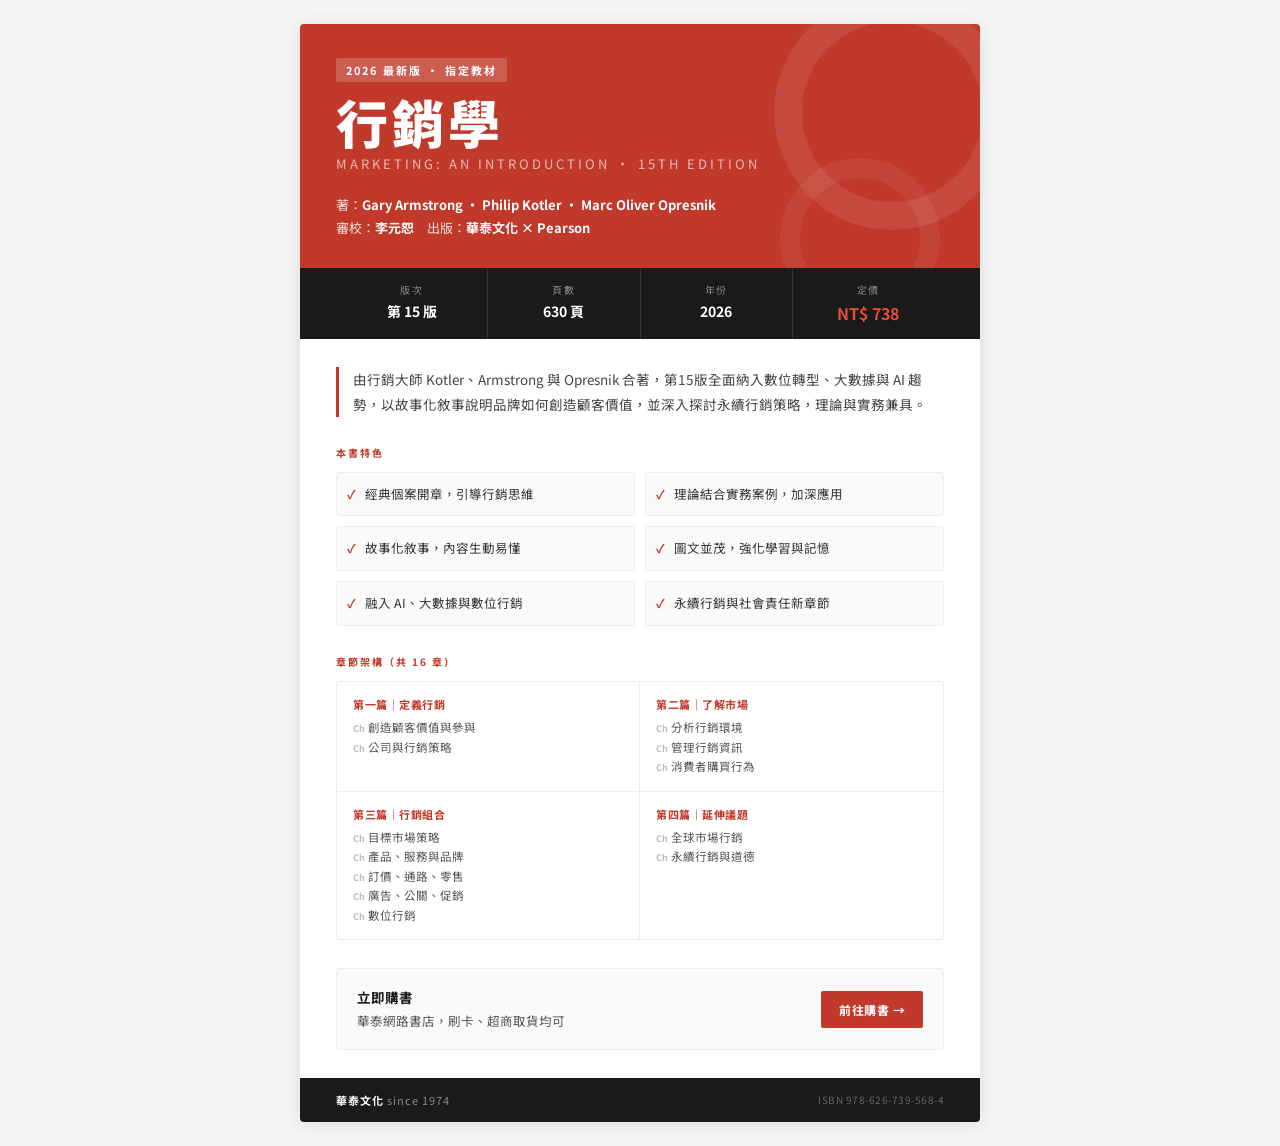
<file: index.html>
<!DOCTYPE html>
<html lang="zh-TW">
<head>
<meta charset="UTF-8">
<meta name="viewport" content="width=device-width, initial-scale=1.0">
<title>行銷學 15版 教材介紹</title>
<style>
  @import url('https://fonts.googleapis.com/css2?family=Noto+Sans+TC:wght@400;500;700;900&display=swap');

  * { margin: 0; padding: 0; box-sizing: border-box; }

  body {
    font-family: 'Noto Sans TC', sans-serif;
    background: #f5f5f5;
    color: #1a1a1a;
    min-height: 100vh;
    display: flex;
    justify-content: center;
    align-items: flex-start;
    padding: 24px 16px;
  }

  .page {
    width: 100%;
    max-width: 680px;
    background: #fff;
    border-radius: 4px;
    overflow: hidden;
    box-shadow: 0 2px 20px rgba(0,0,0,0.10);
  }

  /* HEADER */
  .header {
    background: #c0392b;
    padding: 32px 36px 28px;
    position: relative;
    overflow: hidden;
  }
  .header::after {
    content: '';
    position: absolute;
    right: -30px;
    top: -30px;
    width: 180px;
    height: 180px;
    border: 28px solid rgba(255,255,255,0.08);
    border-radius: 50%;
  }
  .header::before {
    content: '';
    position: absolute;
    right: 40px;
    bottom: -50px;
    width: 120px;
    height: 120px;
    border: 20px solid rgba(255,255,255,0.06);
    border-radius: 50%;
  }

  .badge {
    display: inline-block;
    background: rgba(255,255,255,0.18);
    color: #fff;
    font-size: 11px;
    font-weight: 700;
    letter-spacing: 2px;
    padding: 4px 10px;
    border-radius: 2px;
    margin-bottom: 14px;
    text-transform: uppercase;
  }

  .title-zh {
    font-size: 52px;
    font-weight: 900;
    color: #fff;
    line-height: 1;
    letter-spacing: 4px;
    margin-bottom: 6px;
  }

  .title-en {
    font-size: 13px;
    color: rgba(255,255,255,0.65);
    letter-spacing: 3px;
    font-weight: 400;
    text-transform: uppercase;
    margin-bottom: 20px;
  }

  .authors {
    font-size: 13px;
    color: rgba(255,255,255,0.85);
    font-weight: 400;
    line-height: 1.8;
  }
  .authors strong {
    color: #fff;
    font-weight: 700;
  }

  /* META BAR */
  .meta-bar {
    background: #1a1a1a;
    display: flex;
    padding: 0 36px;
  }
  .meta-item {
    flex: 1;
    padding: 14px 0;
    text-align: center;
    border-right: 1px solid #333;
  }
  .meta-item:last-child { border-right: none; }
  .meta-label {
    font-size: 10px;
    color: #888;
    letter-spacing: 1.5px;
    text-transform: uppercase;
    margin-bottom: 4px;
  }
  .meta-value {
    font-size: 14px;
    font-weight: 700;
    color: #fff;
  }
  .meta-value.price {
    color: #e74c3c;
    font-size: 16px;
  }

  /* BODY */
  .body {
    padding: 28px 36px;
  }

  /* INTRO */
  .intro {
    font-size: 13.5px;
    color: #444;
    line-height: 1.85;
    border-left: 3px solid #c0392b;
    padding-left: 14px;
    margin-bottom: 28px;
  }

  /* FEATURES */
  .section-label {
    font-size: 10px;
    font-weight: 700;
    letter-spacing: 2px;
    color: #c0392b;
    text-transform: uppercase;
    margin-bottom: 12px;
  }

  .features {
    display: grid;
    grid-template-columns: 1fr 1fr;
    gap: 10px;
    margin-bottom: 28px;
  }
  .feature-item {
    background: #fafafa;
    border: 1px solid #eee;
    border-radius: 3px;
    padding: 12px 14px;
    font-size: 12.5px;
    color: #333;
    line-height: 1.5;
    position: relative;
    padding-left: 28px;
  }
  .feature-item::before {
    content: '✓';
    position: absolute;
    left: 10px;
    top: 12px;
    color: #c0392b;
    font-weight: 700;
    font-size: 12px;
  }

  /* CHAPTERS */
  .chapters {
    margin-bottom: 28px;
  }
  .chapter-grid {
    display: grid;
    grid-template-columns: 1fr 1fr;
    gap: 0;
    border: 1px solid #eee;
    border-radius: 3px;
    overflow: hidden;
  }
  .chapter-part {
    padding: 14px 16px;
    border-right: 1px solid #eee;
    border-bottom: 1px solid #eee;
  }
  .chapter-part:nth-child(even) { border-right: none; }
  .chapter-part:nth-last-child(-n+2) { border-bottom: none; }
  .part-title {
    font-size: 11px;
    font-weight: 700;
    color: #c0392b;
    margin-bottom: 6px;
    letter-spacing: 0.5px;
  }
  .chapter-list {
    list-style: none;
    font-size: 11.5px;
    color: #555;
    line-height: 1.7;
  }
  .chapter-list li::before {
    content: 'Ch';
    font-size: 9px;
    color: #bbb;
    font-weight: 700;
    margin-right: 3px;
  }

  /* CTA */
  .cta {
    background: #fafafa;
    border: 1px solid #eee;
    border-radius: 3px;
    padding: 18px 20px;
    display: flex;
    align-items: center;
    justify-content: space-between;
    gap: 16px;
  }
  .cta-text {
    font-size: 12.5px;
    color: #555;
    line-height: 1.6;
  }
  .cta-text strong {
    display: block;
    font-size: 13.5px;
    color: #1a1a1a;
    margin-bottom: 2px;
  }
  .cta-btn {
    background: #c0392b;
    color: #fff;
    font-size: 12px;
    font-weight: 700;
    padding: 10px 18px;
    border-radius: 2px;
    text-decoration: none;
    white-space: nowrap;
    letter-spacing: 0.5px;
    flex-shrink: 0;
  }

  /* FOOTER */
  .footer {
    background: #1a1a1a;
    padding: 14px 36px;
    display: flex;
    align-items: center;
    justify-content: space-between;
  }
  .footer-brand {
    font-size: 11px;
    color: #888;
    letter-spacing: 1px;
  }
  .footer-brand span {
    color: #fff;
    font-weight: 700;
  }
  .footer-isbn {
    font-size: 10px;
    color: #666;
    letter-spacing: 0.5px;
  }
</style>
</head>
<body>
<div class="page">

  <!-- HEADER -->
  <div class="header">
    <div class="badge">2026 最新版 · 指定教材</div>
    <div class="title-zh">行銷學</div>
    <div class="title-en">Marketing: An Introduction · 15th Edition</div>
    <div class="authors">
      著：<strong>Gary Armstrong · Philip Kotler · Marc Oliver Opresnik</strong><br>
      審校：<strong>李元恕</strong>　出版：<strong>華泰文化 × Pearson</strong>
    </div>
  </div>

  <!-- META BAR -->
  <div class="meta-bar">
    <div class="meta-item">
      <div class="meta-label">版次</div>
      <div class="meta-value">第 15 版</div>
    </div>
    <div class="meta-item">
      <div class="meta-label">頁數</div>
      <div class="meta-value">630 頁</div>
    </div>
    <div class="meta-item">
      <div class="meta-label">年份</div>
      <div class="meta-value">2026</div>
    </div>
    <div class="meta-item">
      <div class="meta-label">定價</div>
      <div class="meta-value price">NT$ 738</div>
    </div>
  </div>

  <!-- BODY -->
  <div class="body">

    <!-- INTRO -->
    <div class="intro">
      由行銷大師 Kotler、Armstrong 與 Opresnik 合著，第15版全面納入數位轉型、大數據與 AI 趨勢，以故事化敘事說明品牌如何創造顧客價值，並深入探討永續行銷策略，理論與實務兼具。
    </div>

    <!-- FEATURES -->
    <div class="section-label">本書特色</div>
    <div class="features">
      <div class="feature-item">經典個案開章，引導行銷思維</div>
      <div class="feature-item">理論結合實務案例，加深應用</div>
      <div class="feature-item">故事化敘事，內容生動易懂</div>
      <div class="feature-item">圖文並茂，強化學習與記憶</div>
      <div class="feature-item">融入 AI、大數據與數位行銷</div>
      <div class="feature-item">永續行銷與社會責任新章節</div>
    </div>

    <!-- CHAPTERS -->
    <div class="chapters">
      <div class="section-label">章節架構（共 16 章）</div>
      <div class="chapter-grid">
        <div class="chapter-part">
          <div class="part-title">第一篇｜定義行銷</div>
          <ul class="chapter-list">
            <li>創造顧客價值與參與</li>
            <li>公司與行銷策略</li>
          </ul>
        </div>
        <div class="chapter-part">
          <div class="part-title">第二篇｜了解市場</div>
          <ul class="chapter-list">
            <li>分析行銷環境</li>
            <li>管理行銷資訊</li>
            <li>消費者購買行為</li>
          </ul>
        </div>
        <div class="chapter-part">
          <div class="part-title">第三篇｜行銷組合</div>
          <ul class="chapter-list">
            <li>目標市場策略</li>
            <li>產品、服務與品牌</li>
            <li>訂價、通路、零售</li>
            <li>廣告、公關、促銷</li>
            <li>數位行銷</li>
          </ul>
        </div>
        <div class="chapter-part">
          <div class="part-title">第四篇｜延伸議題</div>
          <ul class="chapter-list">
            <li>全球市場行銷</li>
            <li>永續行銷與道德</li>
          </ul>
        </div>
      </div>
    </div>

    <!-- CTA -->
    <div class="cta">
      <div class="cta-text">
        <strong>立即購書</strong>
        華泰網路書店，刷卡、超商取貨均可
      </div>
      <a class="cta-btn" href="https://eshop.hwatai.com.tw/SalePage/Index/11554013" target="_blank">前往購書 →</a>
    </div>

  </div>

  <!-- FOOTER -->
  <div class="footer">
    <div class="footer-brand"><span>華泰文化</span>  since 1974</div>
    <div class="footer-isbn">ISBN 978-626-739-568-4</div>
  </div>

</div>
</body>
</html>
</file>
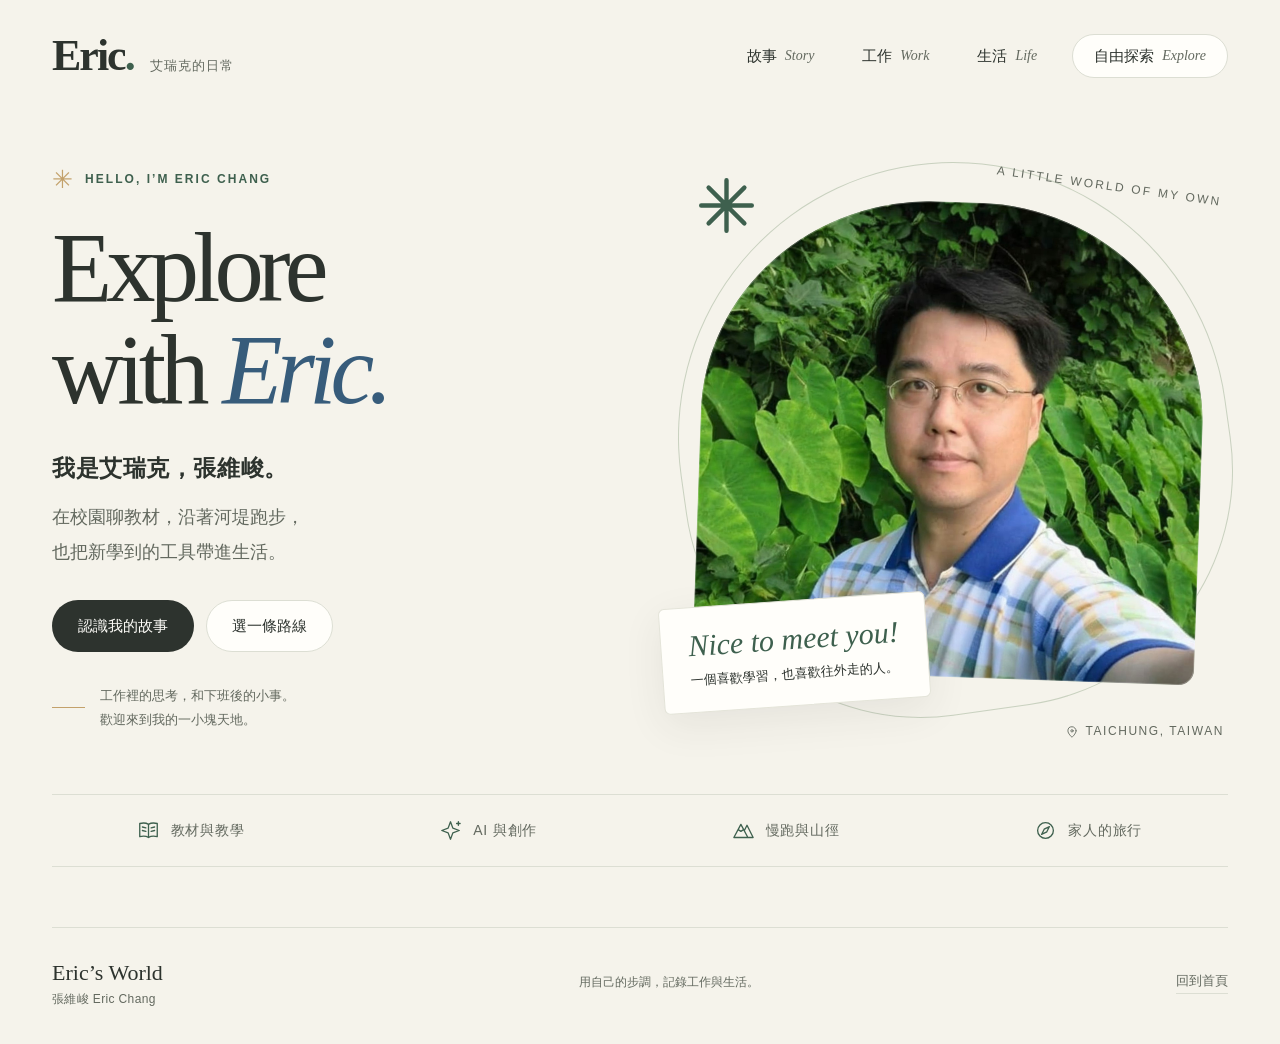
<file: explore-with-eric/index.html>
<!doctype html>
<html lang="zh-Hant-TW">
<head>
  <meta charset="utf-8">
  <meta name="viewport" content="width=device-width, initial-scale=1">
  <meta name="theme-color" content="#f5f3eb">
  <meta name="description" content="我是艾瑞克，張維峻。從大學教材與數位教學，到慢跑、登山與家庭旅行，歡迎走進我的日常。">
  <meta property="og:title" content="Eric’s World｜艾瑞克的日常">
  <meta property="og:description" content="在校園聊教材，沿著河堤跑步，也把新學到的工具帶進生活。">
  <meta property="og:type" content="website">
  <meta property="og:url" content="https://ericchang715.github.io/marketing/explore-with-eric/">
  <link rel="canonical" href="https://ericchang715.github.io/marketing/explore-with-eric/">
  <meta property="og:image" content="https://ericchang715.github.io/marketing/explore-with-eric/assets/eric-portrait.jpg">
  <title>Eric’s World｜艾瑞克的日常</title>
  <link rel="icon" href="assets/favicon.svg" type="image/svg+xml">
  <link rel="preload" href="assets/eric-portrait.jpg" as="image">
  <link rel="stylesheet" href="style.css">
  <script src="app.js" defer></script>
</head>
<body>
  <a class="skip-link" href="#main">跳至主要內容</a>
  <header class="site-header wrap">
    <a class="brand" href="#welcome" aria-label="Eric’s World 首頁">Eric<span>.</span><span class="brand-caption">艾瑞克的日常</span></a>
    <nav class="main-nav" aria-label="主要導覽">
      <a href="#story" data-nav="story">故事<span>Story</span></a>
      <a href="#work" data-nav="work">工作<span>Work</span></a>
      <a href="#life" data-nav="life">生活<span>Life</span></a>
      <a class="nav-explore" href="#explore" data-nav="explore">自由探索<span>Explore</span></a>
    </nav>
  </header>

  <main id="main" class="wrap" tabindex="-1">
    <section class="page welcome-page" id="welcome" aria-labelledby="welcome-title">
      <div class="welcome-grid">
        <div class="welcome-copy">
          <p class="eyebrow"><span class="tiny-sun" aria-hidden="true">✳︎</span> HELLO, I’M ERIC CHANG</p>
          <h1 id="welcome-title">Explore<br>with <em>Eric.</em></h1>
          <p class="hero-name">我是艾瑞克，張維峻。</p>
          <p class="hero-description">在校園聊教材，沿著河堤跑步，<br class="desktop-break">也把新學到的工具帶進生活。</p>
          <div class="actions">
            <a class="button button-dark" href="#story">認識我的故事</a>
            <a class="button button-light" href="#explore">選一條路線</a>
          </div>
          <div class="hero-note"><span class="note-line" aria-hidden="true"></span><p>工作裡的思考，和下班後的小事。<br>歡迎來到我的一小塊天地。</p></div>
        </div>
        <div class="portrait-world">
          <span class="orbit-label" aria-hidden="true">A LITTLE WORLD OF MY OWN</span>
          <div class="portrait-halo" aria-hidden="true"></div>
          <figure class="portrait-frame">
            <img src="assets/eric-portrait.jpg" alt="艾瑞克戴著眼鏡，穿著藍領格紋上衣，站在綠葉前的原始照片" width="1536" height="1536" fetchpriority="high">
          </figure>
          <div class="portrait-stamp" aria-hidden="true"><svg viewBox="0 0 100 100"><path d="M50 4v92M4 50h92M17.5 17.5l65 65M17.5 82.5l65-65"/></svg></div>
          <div class="hello-card"><span class="hello-script" lang="en">Nice to meet you!</span><p>一個喜歡學習，也喜歡往外走的人。</p></div>
          <div class="photo-location"><svg viewBox="0 0 24 24" aria-hidden="true"><path d="M19 10c0 5-7 11-7 11S5 15 5 10a7 7 0 1 1 14 0Z"/><circle cx="12" cy="10" r="2"/></svg> TAICHUNG, TAIWAN</div>
        </div>
      </div>
      <div class="interest-strip" aria-label="我的關注主題">
        <span><svg><use href="assets/icons.svg#book"/></svg>教材與教學</span>
        <span><svg><use href="assets/icons.svg#spark"/></svg>AI 與創作</span>
        <span><svg><use href="assets/icons.svg#mountain"/></svg>慢跑與山徑</span>
        <span><svg><use href="assets/icons.svg#compass"/></svg>家人的旅行</span>
      </div>
    </section>

    <section class="page" id="story" aria-labelledby="story-title" hidden>
      <div class="page-top"><a class="text-link" href="#welcome">回到首頁</a><span class="small-label">A FEW THINGS ABOUT ME</span></div>
      <header class="section-heading centered"><p class="eyebrow">MY STORY</p><h1 id="story-title">The story of <em>Eric.</em></h1><p>從工作的教室出發，也走向河堤與山徑。</p></header>
      <div class="story-tabs" role="tablist" aria-label="我的故事章節">
        <button role="tab" id="tab-about" aria-controls="scene-about" aria-selected="true" tabindex="0" data-story="0"><span class="tab-icon"><svg><use href="assets/icons.svg#smile"/></svg></span><span>認識艾瑞克<small>Hello, I’m Eric</small></span></button>
        <button role="tab" id="tab-campus" aria-controls="scene-campus" aria-selected="false" tabindex="-1" data-story="1"><span class="tab-icon"><svg><use href="assets/icons.svg#book"/></svg></span><span>校園裡的工作<small>Around the campus</small></span></button>
        <button role="tab" id="tab-outdoors" aria-controls="scene-outdoors" aria-selected="false" tabindex="-1" data-story="2"><span class="tab-icon"><svg><use href="assets/icons.svg#mountain"/></svg></span><span>下班後的日常<small>Out in the open</small></span></button>
        <button role="tab" id="tab-learning" aria-controls="scene-learning" aria-selected="false" tabindex="-1" data-story="3"><span class="tab-icon"><svg><use href="assets/icons.svg#spark"/></svg></span><span>繼續學一點<small>Keep being curious</small></span></button>
      </div>
      <div class="story-meter" role="progressbar" aria-label="故事閱讀進度" aria-valuemin="1" aria-valuemax="4" aria-valuenow="1"><span></span></div>
      <div class="story-board">
        <figure class="story-portrait"><img src="assets/eric-portrait.jpg" alt="綠葉背景前的艾瑞克" width="1536" height="1536"><figcaption>張維峻 <span>Eric Chang</span></figcaption></figure>
        <div class="story-paper">
          <article role="tabpanel" id="scene-about" aria-labelledby="tab-about" class="story-scene"><p class="eyebrow">HELLO, I’M ERIC</p><h2>你好，我是艾瑞克。</h2><p class="scene-lead">住在台中，從事大學教科書與數位教學推廣。</p><p>我的工作常從老師的一個問題開始：這門課適合什麼教材？數位工具如何帶進課堂？</p><p>工作之外，我會跑步與爬山，嘗試 AI 工具，也記錄生活。這個網站把這幾個面向放在一起，讓你用自己的步調認識我。</p></article>
          <article role="tabpanel" id="scene-campus" aria-labelledby="tab-campus" class="story-scene" hidden><p class="eyebrow">AROUND THE CAMPUS</p><h2>一門課，從一本書聊起。</h2><p class="scene-lead">我的工作，圍繞老師的課程與學生的學習。</p><p>走訪校園，介紹商管教材，安排樣書與教材採用，也陪老師了解數位教學平台。</p><p>一本書的章節安排，一份能說明課程需求的資料，或一次平台示範，都是我和老師溝通的起點。</p></article>
          <article role="tabpanel" id="scene-outdoors" aria-labelledby="tab-outdoors" class="story-scene" hidden><p class="eyebrow">OUT IN THE OPEN</p><h2>把一點時間，留給戶外。</h2><p class="scene-lead">河堤的夜跑，大坑的山徑，都是我的生活路線。</p><p>跑步時，我也會聽 Podcast。爬山則讓我把視線從螢幕移開，看看眼前的路與遠處的山。</p><p>家人的旅行也在規劃清單裡。從走過的東京與大阪，到還想去的地方，我想把旅途留給大家一起參與。</p></article>
          <article role="tabpanel" id="scene-learning" aria-labelledby="tab-learning" class="story-scene" hidden><p class="eyebrow">KEEP BEING CURIOUS</p><h2>有了想法，就動手試試。</h2><p class="scene-lead">英文練習，AI 創作，還有自己做的網頁。</p><p>我以 CEFR B2 為英文學習目標，練習字彙與完形填空，也把題目整理成自己的學習工作台。</p><p>AI 則用在教材介紹、簡報與資訊圖的製作。遇到感興趣的做法，我會拿手上的工作試一遍，再檢查結果是否合用。</p></article>
          <div class="story-controls"><span id="story-count" aria-live="polite">關於我 · 1 / 4</span><div><button class="round-button" id="story-prev" aria-label="上一段故事" disabled><svg><use href="assets/icons.svg#chevron-left"/></svg></button><button class="round-button" id="story-next" aria-label="下一段故事"><svg><use href="assets/icons.svg#chevron-right"/></svg></button></div></div>
        </div>
      </div>
      <div class="section-end"><p>想從工作或生活開始認識我？</p><a class="button button-dark" href="#explore">選擇探索路線</a></div>
    </section>

    <section class="page" id="work" aria-labelledby="work-title" hidden>
      <div class="page-top"><a class="text-link" href="#explore">回到探索路線</a><span class="small-label">THE WORK SIDE OF ME</span></div>
      <div class="inner-hero work-hero"><div><p class="eyebrow">WORK & LEARNING</p><h1 id="work-title">Ideas for<br>the <em>classroom.</em></h1><p class="inner-lead">從教材到數位教學，<br>把資訊整理成課堂能用的選擇。</p></div><div class="book-art" aria-hidden="true"><div class="book-back"></div><div class="book-front"><svg><use href="assets/icons.svg#book"/></svg><span>TEACH.<br>LEARN.<br>EXPLORE.</span><small>Notes from the campus</small></div><span class="book-circle">把課程放在心上</span><span class="book-star">✳︎</span></div></div>
      <nav class="section-nav" aria-label="工作頁章節"><a href="#work-focus">工作重點</a><a href="#work-projects">數位作品</a><a href="#work-method">我的做法</a></nav>
      <section class="content-section" id="work-focus"><div class="section-title"><div><p class="eyebrow">WHAT I DO</p><h2>在校園裡，<br>把需求聊清楚。</h2></div><p>我從事大學教科書與數位教學推廣，服務範圍包含新竹、台中、彰化與南投。</p></div><div class="focus-list"><article><svg><use href="assets/icons.svg#book"/></svg><div><h3>教材與課程</h3><p>介紹商管領域教科書，整理章節特色與教材資訊，協助教師評估課程採用。</p></div><span>TEXTBOOKS</span></article><article><svg><use href="assets/icons.svg#screen"/></svg><div><h3>數位教學推廣</h3><p>介紹 Connect 等數位教學資源，整理平台使用情境與教師服務內容。</p></div><span>DIGITAL LEARNING</span></article><article><svg><use href="assets/icons.svg#spark"/></svg><div><h3>AI 與資訊整理</h3><p>運用 AI 協作製作簡報、資訊圖與網頁，將分散的內容整理為可閱讀的資料。</p></div><span>AI IN PRACTICE</span></article></div></section>
      <section class="content-section" id="work-projects"><div class="section-title"><div><p class="eyebrow">A FEW DIGITAL PROJECTS</p><h2>把想法做出來。</h2></div><p>從教學資源介紹到自己的練習工具，這些網頁記錄了我的嘗試。</p></div><div class="project-grid"><article class="project-card project-blue"><div class="project-visual"><svg><use href="assets/icons.svg#screen"/></svg><span>TEACHING<br>GOES DIGITAL.</span></div><div class="project-copy"><p class="eyebrow">TEACHING RESOURCES</p><h3>Connect 教學資源介紹</h3><p>將數位教學的介紹整理成網頁，作為與老師討論的起點。</p><a href="https://ericchang715.github.io/ConnectIntro/" target="_blank" rel="noopener noreferrer">瀏覽作品<span class="sr-only">，另開分頁</span></a></div></article><article class="project-card project-green"><div class="project-visual"><span class="vocab-type">B2<span>One word at a time.</span></span><svg><use href="assets/icons.svg#spark"/></svg></div><div class="project-copy"><p class="eyebrow">MY LEARNING TOOL</p><h3>英文練習工作台</h3><p>以 Linguaskill B2 為目標，把字彙與完形練習放進日常。</p><a href="https://ericchang715.github.io/linguaskill-b2/" target="_blank" rel="noopener noreferrer">瀏覽作品<span class="sr-only">，另開分頁</span></a></div></article></div></section>
      <section class="content-section" id="work-method"><p class="eyebrow">HOW I WORK</p><h2>從問題開始，讓資料說得清楚。</h2><div class="method-grid"><article><h3>聽懂使用情境</h3><p>先了解課程安排與教師在意的問題，再整理適合討論的內容。</p></article><article><h3>做成具體資料</h3><p>用章節對照、簡報與網頁，把抽象的介紹變成可以查看的資訊。</p></article><article><h3>查證與調整</h3><p>核對版本與來源，根據實際回饋修正內容，也檢查 AI 產出。</p></article></div></section>
      <div class="next-chapter"><p class="eyebrow">AFTER WORK</p><h2>下班後，走到戶外去。</h2><p>來看看我的跑步、山徑與生活記錄。</p><a class="button button-dark" href="#life">走進我的生活</a></div>
    </section>

    <section class="page" id="life" aria-labelledby="life-title" hidden>
      <div class="page-top"><a class="text-link" href="#explore">回到探索路線</a><span class="small-label">THE EVERYDAY SIDE OF ME</span></div>
      <div class="inner-hero life-hero"><div><p class="eyebrow">LIFE BEYOND THE DESK</p><h1 id="life-title">A little<br>more <em>outside.</em></h1><p class="inner-lead">離開書桌，沿著河堤跑，<br>走進山裡，也陪家人去遠一點的地方。</p></div><div class="landscape-art" aria-hidden="true"><svg viewBox="0 0 440 340"><circle cx="322" cy="80" r="42" fill="#e8c786"/><path d="M10 264 141 69 279 264Z" fill="#9bad93"/><path d="m157 264 116-160 157 160Z" fill="#b7c4ab"/><path d="m108 117 33-48 35 49-23-9-13 12-12-12Z" fill="#f5f3eb"/><path d="M0 264q90-56 203 4t237-9v81H0Z" fill="#547664"/><path d="M272 340q-134-38-70-67t36-49" fill="none" stroke="#e9d6ae" stroke-width="22"/><path d="M53 235v-66m-24 25 24-39 24 39m-51 21 27-44 27 44" stroke="#335744" stroke-width="7" stroke-linejoin="round" fill="none"/><path d="m378 210 9-12 9 12m-48-87 8-10 8 10" stroke="#547664" stroke-width="3" fill="none"/></svg><span>Find me along the trail.</span></div></div>
      <div class="life-grid"><article class="life-card running-card"><div class="life-icon"><svg><use href="assets/icons.svg#route"/></svg></div><p class="eyebrow">RUNNING NOTES</p><h2>河堤邊的跑步時間</h2><p>夜跑是我的生活習慣。沿著旱溪跑步，聽一集 Podcast，也記下距離、配速和跑後感受。</p><div class="life-tags"><span>旱溪</span><span>夜跑</span><span>跑步日記</span></div><details><summary>我的跑步記錄</summary><p>我會把每次的距離、時間與感受記下來，再回頭看一週或一個月的累積。紀錄也讓我知道哪些日子該放慢腳步。</p></details></article><article class="life-card trail-card"><div class="life-icon"><svg><use href="assets/icons.svg#mountain"/></svg></div><p class="eyebrow">ON THE TRAIL</p><h2>週末，走進山徑</h2><p>大坑是熟悉的山徑，也走過火炎山。登山時，把眼睛留給樹影與遠山，慢慢走完眼前這段路。</p><div class="life-tags"><span>大坑步道</span><span>火炎山</span><span>戶外時間</span></div><details><summary>登山時喜歡記下什麼</summary><p>路線、沿途看見的景色，還有回家後想再查清楚的山名。照片讓我記得那天走過的地方。</p></details></article><article class="life-card travel-card"><div class="life-icon"><svg><use href="assets/icons.svg#compass"/></svg></div><p class="eyebrow">FAMILY TRAVEL</p><h2>和家人，一起看世界</h2><p>東京與大阪已留下旅行回憶。北海道、首爾、德國和義大利，則放在下一趟的規劃清單。</p><div class="life-tags"><span>家庭旅行</span><span>目的地清單</span></div><details><summary>打開旅行清單</summary><ul class="destination-list"><li><span>東京・大阪</span><span class="destination-status">已走訪</span></li><li><span>北海道・首爾</span><span>待規劃</span></li><li><span>德國・義大利</span><span>待規劃</span></li></ul></details></article><article class="life-card creative-card"><div class="life-icon"><svg><use href="assets/icons.svg#spark"/></svg></div><p class="eyebrow">SMALL CREATIONS</p><h2>用照片與文字留住日常</h2><p>一頓晚餐、一張跑後照片，都能成為生活的記錄。我也用 AI 嘗試影像風格，整理成貼文與資訊圖。</p><div class="life-tags"><span>生活攝影</span><span>AI 創作</span><span>日常文字</span></div><details><summary>我在意的創作細節</summary><p>照片保留人物原本的樣子，文字寫出實際的感受。工具可以協助整理，內容仍要回到真實生活。</p></details></article></div>
      <div class="life-quote"><svg><use href="assets/icons.svg#sun"/></svg><p>還有許多地方想去，<br>也有許多平常的日子想好好記住。</p><span>NOTES FROM MY EVERYDAY LIFE</span></div>
      <div class="section-end"><a class="button button-light" href="#work">看看我的工作</a><a class="button button-dark" href="#explore">回到探索路線</a></div>
    </section>

    <section class="page explore-page" id="explore" aria-labelledby="explore-title" hidden>
      <div class="page-top"><a class="text-link" href="#welcome">回到首頁</a><span class="small-label">TAKE YOUR OWN WAY</span></div>
      <header class="section-heading centered"><p class="eyebrow">CHOOSE YOUR PATH</p><h1 id="explore-title">What brings<br>you <em>here?</em></h1><p>挑一個感興趣的方向，慢慢逛。</p></header>
      <div class="path-grid"><a class="path-card path-story" href="#story"><svg><use href="assets/icons.svg#smile"/></svg><p class="eyebrow">THE PERSON</p><h2>認識艾瑞克</h2><p>從校園工作到下班日常，<br>讀一小段我的故事。</p><span class="path-cta">閱讀故事</span></a><a class="path-card path-work" href="#work"><svg><use href="assets/icons.svg#book"/></svg><p class="eyebrow">THE WORK</p><h2>工作中的我</h2><p>教材、數位教學與 AI 應用，<br>看看我在做什麼。</p><span class="path-cta">探索工作</span></a><a class="path-card path-life" href="#life"><svg><use href="assets/icons.svg#mountain"/></svg><p class="eyebrow">THE EVERYDAY</p><h2>生活裡的我</h2><p>跑步、登山與家庭旅行，<br>走進書桌以外的世界。</p><span class="path-cta">走進生活</span></a></div>
      <div class="explore-note"><span class="handwritten">Take your time.</span><p>每一條路線都可以自由切換。</p></div>
    </section>
  </main>

  <footer class="site-footer wrap"><a class="footer-brand" href="#welcome">Eric’s World<span>張維峻 Eric Chang</span></a><p>用自己的步調，記錄工作與生活。</p><a href="#welcome" class="back-home">回到首頁</a></footer>
  <button class="to-top" id="to-top" aria-label="回到本頁頂端" hidden><svg><use href="assets/icons.svg#chevron-up"/></svg></button>
</body>
</html>
</file>
<file: explore-with-eric/style.css>
@charset "UTF-8";
:root{--paper:#f5f3eb;--ink:#2d332e;--muted:#63695f;--line:#dcded3;--green:#3e604e;--sage:#e0e7d6;--blue:#375c7b;--soft-blue:#e6edf1;--gold:#c3a16b;--white:#fffefa;--display:Georgia,'Times New Roman',serif;--body:'Noto Sans TC','PingFang TC','Microsoft JhengHei',sans-serif}
*{box-sizing:border-box}html{scroll-behavior:smooth;scroll-padding-top:110px}body{margin:0;background:var(--paper);color:var(--ink);font-family:var(--body);font-size:16px;line-height:1.75;-webkit-font-smoothing:antialiased}button,a,input{touch-action:manipulation}button{font:inherit}a{color:inherit;text-decoration:none}button{cursor:pointer}img{display:block;max-width:100%}svg{width:24px;height:24px;fill:none;stroke:currentColor;stroke-width:1.5;stroke-linecap:round;stroke-linejoin:round}h1,h2,h3,p,figure{margin:0}h1,h2,h3{line-height:1.3}button,a{-webkit-tap-highlight-color:transparent}button:focus-visible,a:focus-visible,summary:focus-visible{outline:3px solid var(--blue);outline-offset:5px}button:disabled{cursor:default;opacity:.35}.wrap{max-width:1240px;width:calc(100% - 104px);margin-inline:auto}[hidden]{display:none!important}.skip-link{position:fixed;left:12px;top:-80px;background:var(--ink);color:white;padding:12px 20px;z-index:100}.skip-link:focus{top:12px}.sr-only{position:absolute;width:1px;height:1px;padding:0;margin:-1px;overflow:hidden;clip:rect(0,0,0,0);white-space:nowrap;border:0}
.site-header{height:112px;display:flex;align-items:center;justify-content:space-between;gap:20px}.brand{font:700 44px/1 var(--display);letter-spacing:-2px;display:flex;align-items:baseline}.brand>span:first-child{color:var(--green)}.brand-caption{font:400 13px/1.4 var(--body);letter-spacing:.08em;margin-left:16px;color:var(--muted)}.main-nav{display:flex;align-items:center;gap:10px}.main-nav a{font-size:15px;line-height:1.2;border-radius:40px;padding:12px 19px;display:flex;align-items:center;gap:8px;transition:background .2s,color .2s}.main-nav a>span{font:italic 14px/1.2 var(--display);color:var(--muted)}.main-nav a:hover,.main-nav a[aria-current]{background:var(--sage);color:var(--green)}.main-nav a.nav-explore{background:var(--white);border:1px solid var(--line);margin-left:6px;padding:12px 21px}.main-nav a.nav-explore[aria-current]{background:var(--green);color:var(--white)}.main-nav a.nav-explore[aria-current]>span{color:#e2e7dd}main{outline:0;min-height:65vh}.page{animation:page-in .45s both}.eyebrow{font-size:12px;line-height:1.6;font-weight:600;letter-spacing:.17em;color:var(--green)}.small-label{font-size:12px;letter-spacing:.12em;color:var(--muted)}em{font-weight:400;color:var(--green)}
.welcome-page{position:relative;padding:45px 0 0}.welcome-grid{display:grid;grid-template-columns:1.05fr 1fr;gap:48px;align-items:center;min-height:590px}.welcome-copy{padding-bottom:6px}.welcome-copy>.eyebrow{display:flex;align-items:center;gap:10px}.tiny-sun{font-size:25px;font-weight:400;line-height:1;color:var(--gold)}.welcome-copy h1{font-family:var(--display);font-size:clamp(64px,7.7vw,108px);font-weight:400;line-height:1.04;letter-spacing:-.06em;margin:25px 0 26px}.welcome-copy h1 em{color:var(--blue);padding-right:8px}.hero-name{font-size:23px;font-weight:600;letter-spacing:.025em;margin-bottom:12px}.hero-description{font-size:18px;line-height:1.95;color:var(--muted)}.actions{display:flex;flex-wrap:wrap;gap:12px;margin-top:30px}.button{display:inline-flex;align-items:center;justify-content:center;min-height:50px;padding:12px 25px;border-radius:30px;font-size:15px;font-weight:500;border:1px solid transparent;transition:transform .22s,background .22s,box-shadow .22s}.button:hover{transform:translateY(-3px);box-shadow:0 6px 15px #2d332e0c}.button-dark{background:var(--ink);color:var(--white)}.button-dark:hover{background:var(--green)}.button-light{background:var(--white);border-color:var(--line)}.button-light:hover{background:var(--sage)}.hero-note{display:flex;gap:15px;align-items:center;margin-top:32px}.hero-note p{font-size:13px;color:var(--muted);line-height:1.8}.note-line{width:33px;height:1px;background:var(--gold)}.portrait-world{position:relative;padding:40px 0 65px 22px;min-width:0}.portrait-frame{position:relative;width:95%;height:475px;border-radius:46% 46% 16px 16px;overflow:hidden;transform:rotate(2deg);z-index:1;background:var(--sage)}.portrait-frame:after{content:'';position:absolute;inset:0;border:1px solid #ffffff3d;border-radius:inherit}.portrait-frame img{width:100%;height:100%;object-fit:cover;object-position:50% 46%}.portrait-halo{position:absolute;width:100%;height:95%;left:0;top:0;border:1px solid #b1bfa8;border-radius:50% 50% 43% 43%;transform:rotate(-8deg);opacity:.65}.orbit-label{position:absolute;z-index:2;right:1%;top:14px;transform:rotate(8deg);color:var(--muted);font-size:12px;letter-spacing:.19em}.portrait-stamp{position:absolute;top:7px;left:13px;width:72px;height:72px;border-radius:50%;background:var(--paper);display:grid;place-items:center;z-index:3}.portrait-stamp svg{width:55px;height:55px;color:var(--green);stroke-width:8;animation:slow-turn 45s linear infinite}.hello-card{position:absolute;left:-17px;bottom:36px;z-index:3;transform:rotate(-4deg);padding:19px 27px;background:var(--white);box-shadow:0 12px 40px #2d332e14;border:1px solid #e4e4d9;border-radius:6px}.hello-script{font:italic 30px/1.25 var(--display);color:var(--green)}.hello-card p{font-size:13px;margin-top:5px}.photo-location{position:absolute;right:4px;bottom:0;display:flex;gap:6px;align-items:center;font-size:12px;letter-spacing:.13em;color:var(--muted)}.photo-location svg{width:14px;height:14px}.interest-strip{margin-top:47px;display:flex;justify-content:space-around;gap:24px;border-top:1px solid var(--line);border-bottom:1px solid var(--line);padding:23px 0;color:var(--muted);font-size:14px;letter-spacing:.06em}.interest-strip>span{display:flex;align-items:center;gap:12px}.interest-strip svg{width:21px;height:21px;color:var(--green)}
.page-top{display:flex;justify-content:space-between;align-items:center;gap:16px;margin:18px 0 30px}.text-link{font-size:14px;color:var(--muted);border-bottom:1px solid transparent}.text-link:hover{border-color:var(--green);color:var(--green)}.section-heading{padding:14px 0 35px}.centered{text-align:center}.section-heading h1{font-family:var(--display);font-size:clamp(40px,5.2vw,68px);font-weight:400;letter-spacing:-.045em;margin:12px 0 14px;line-height:1.12}.section-heading>p:last-child{font-size:17px;color:var(--muted)}.story-tabs{display:grid;grid-template-columns:repeat(4,1fr);gap:10px}.story-tabs button{display:flex;text-align:left;align-items:center;gap:12px;padding:17px 16px;background:#fffefa82;border:1px solid var(--line);border-radius:13px;color:var(--ink);transition:background .2s,border-color .2s;min-width:0}.story-tabs button>span:last-child{font-size:15px;line-height:1.5}.story-tabs button small{font:400 12px/1.5 var(--body);display:block;color:var(--muted);margin-top:2px}.tab-icon{flex-shrink:0;display:grid;place-items:center;width:34px;height:34px;color:var(--green)}.tab-icon svg{width:25px;height:25px}.story-tabs button[aria-selected=true]{background:var(--white);border-color:var(--blue);box-shadow:0 3px 14px #375c7b0b}.story-tabs button[aria-selected=true] .tab-icon{color:var(--blue)}.story-tabs button:hover{background:var(--white)}.story-meter{height:3px;background:var(--line);border-radius:4px;margin:16px 0 28px;--progress:25%}.story-meter>span{display:block;width:var(--progress);height:100%;border-radius:inherit;background:var(--blue);transition:width .3s}.story-board{display:grid;grid-template-columns:.8fr 1.2fr;gap:24px}.story-portrait{min-height:420px;position:relative;border-radius:22px;overflow:hidden;background:var(--sage)}.story-portrait img{width:100%;height:100%;object-fit:cover;object-position:52% 40%;position:absolute;inset:0}.story-portrait:after{content:'';position:absolute;inset:50% 0 0;background:linear-gradient(transparent,#142e26b3)}.story-portrait figcaption{position:absolute;bottom:27px;left:28px;color:white;z-index:1;font-size:24px}.story-portrait figcaption span{display:block;font:italic 21px/1.6 var(--display);opacity:.9}.story-paper{border:1px solid var(--line);background:var(--white);border-radius:22px;padding:39px 36px 22px;display:flex;flex-direction:column;justify-content:space-between;min-height:420px}.story-scene{animation:page-in .3s}.story-scene h2{font-size:28px;margin:18px 0 12px;letter-spacing:-.03em}.scene-lead{color:var(--blue);font-weight:500;margin-bottom:22px!important}.story-scene>p:not(.eyebrow){font-size:16px;line-height:1.95;margin-bottom:12px}.story-scene>p:last-child{color:var(--muted)}.story-controls{display:flex;align-items:center;justify-content:space-between;gap:12px;border-top:1px solid var(--line);padding-top:18px;margin-top:20px}.story-controls>span{font-size:13px;color:var(--muted)}.story-controls>div{display:flex;gap:8px}.round-button{display:grid;place-items:center;background:transparent;border:1px solid var(--line);width:40px;height:40px;border-radius:50%;color:var(--ink)}.round-button:hover:not(:disabled){background:var(--sage)}.round-button svg{width:19px;height:19px}.section-end{display:flex;flex-wrap:wrap;align-items:center;justify-content:center;gap:20px;margin:40px 0 20px}.section-end>p{color:var(--muted);font-size:16px}
.inner-hero{padding:56px 56px 47px;border-radius:25px;display:grid;grid-template-columns:1.2fr .8fr;align-items:center;gap:40px;overflow:hidden;min-height:430px}.work-hero{background:var(--soft-blue)}.inner-hero h1{font-family:var(--display);font-size:clamp(55px,6vw,82px);font-weight:400;letter-spacing:-.045em;line-height:1.05;margin:19px 0 25px}.work-hero em{color:var(--blue)}.inner-lead{font-size:18px;line-height:1.85;color:var(--muted)}.book-art{height:320px;position:relative;width:245px;justify-self:center;isolation:isolate}.book-front,.book-back{position:absolute;inset:15px 10px 15px 0;border-radius:4px 12px 12px 4px;border:1px solid #7490a3;box-shadow:8px 12px 0 #fffefacc}.book-back{background:#c3cfd7;transform:rotate(13deg);z-index:-1}.book-front{background:var(--blue);padding:28px;color:var(--white);transform:rotate(-9deg);display:flex;flex-direction:column;justify-content:space-between;border-left:9px solid #2c4e69}.book-front>svg{width:32px;height:32px;opacity:.8}.book-front>span{font:400 34px/1.08 var(--display);letter-spacing:-1px}.book-front>small{font-size:12px;letter-spacing:.04em}.book-circle{position:absolute;bottom:-6px;right:-55px;border:1px solid #9eae9a;background:var(--sage);width:100px;height:100px;border-radius:50%;display:grid;place-items:center;font-size:12px;transform:rotate(15deg)}.book-star{position:absolute;top:-10px;right:-48px;font-size:54px;color:var(--gold);line-height:1}.section-nav{display:flex;gap:12px;flex-wrap:wrap;padding:24px 0;border-bottom:1px solid var(--line)}.section-nav a{font-size:14px;padding:8px 18px;border:1px solid var(--line);border-radius:25px;background:var(--white)}.section-nav a:hover{border-color:var(--green);color:var(--green)}.content-section{padding:60px 0;border-bottom:1px solid var(--line);scroll-margin-top:25px}.section-title{display:flex;justify-content:space-between;gap:50px;align-items:flex-end;margin-bottom:30px}.section-title>div{flex:1}.section-title>p{max-width:410px;font-size:16px;color:var(--muted);line-height:1.9}.content-section h2{font-size:32px;letter-spacing:-.04em;margin-top:12px}.focus-list article{display:flex;align-items:center;gap:26px;padding:25px 0;border-top:1px solid var(--line)}.focus-list article>svg{width:33px;height:33px;flex-shrink:0;color:var(--blue)}.focus-list article>div{flex:1}.focus-list h3{font-size:19px;margin-bottom:7px}.focus-list p{font-size:16px;color:var(--muted)}.focus-list article>span{font-size:12px;letter-spacing:.12em;color:var(--muted);width:150px;text-align:right}.project-grid{display:grid;grid-template-columns:1fr 1fr;gap:24px}.project-card{background:var(--white);border:1px solid var(--line);border-radius:18px;overflow:hidden}.project-visual{height:220px;padding:28px 32px;display:flex;align-items:center;justify-content:space-around}.project-blue .project-visual{background:#d7e4ed;color:var(--blue)}.project-green .project-visual{background:#dfe8d6;color:var(--green)}.project-visual>svg{width:72px;height:72px;stroke-width:1}.project-visual>span:not(.vocab-type){font:400 34px/1.05 var(--display);letter-spacing:-.04em}.project-visual .vocab-type{font:400 96px/1 var(--display);letter-spacing:-.07em}.project-visual .vocab-type>span{display:block;font:italic 17px/1.6 var(--display);letter-spacing:0;margin-top:8px}.project-copy{padding:26px 30px 28px}.project-copy h3{font-size:21px;margin:10px 0 12px}.project-copy>p:not(.eyebrow){font-size:16px;color:var(--muted);line-height:1.9}.project-copy>a{display:inline-block;color:var(--blue);border-bottom:1px solid #aab7c2;font-size:14px;font-weight:500;margin-top:20px;padding-bottom:3px}.project-copy>a:hover{color:var(--green);border-color:var(--green)}.method-grid{display:grid;grid-template-columns:repeat(3,1fr);gap:36px;margin-top:30px}.method-grid article{padding-top:22px;border-top:2px solid #97aa9a}.method-grid h3{font-size:19px;margin-bottom:12px}.method-grid p{color:var(--muted);font-size:16px;line-height:1.9}.next-chapter{text-align:center;padding:50px 25px;background:var(--sage);border-radius:20px;margin-top:40px}.next-chapter h2{font-size:29px;margin:12px 0}.next-chapter>p:not(.eyebrow){color:var(--muted);margin-bottom:25px}
.life-hero{background:#e4e9db;grid-template-columns:1.1fr .9fr}.landscape-art{position:relative;width:100%;align-self:center}.landscape-art>svg{width:100%;height:auto;stroke:none;overflow:visible}.landscape-art>span{display:block;text-align:center;font:italic 22px/1.3 var(--display);color:var(--green);transform:rotate(-5deg);margin-top:5px}.life-grid{display:grid;grid-template-columns:1fr 1fr;gap:25px;margin-top:36px}.life-card{padding:32px 33px;border:1px solid var(--line);border-radius:18px;background:var(--white)}.life-icon{width:48px;height:48px;display:grid;place-items:center;border-radius:50%;background:var(--sage);color:var(--green);margin-bottom:22px}.life-icon svg{width:27px;height:27px}.travel-card .life-icon{background:#f0e6d4;color:#806b4e}.creative-card .life-icon{background:var(--soft-blue);color:var(--blue)}.life-card h2{font-size:25px;margin:10px 0 17px;letter-spacing:-.02em}.life-card>p:not(.eyebrow){color:var(--muted);font-size:16px;line-height:1.95}.life-tags{display:flex;flex-wrap:wrap;gap:8px;margin:22px 0}.life-tags>span{border:1px solid var(--line);color:var(--muted);font-size:12px;padding:3px 10px;border-radius:20px}details{border-top:1px solid var(--line);padding-top:17px;font-size:14px}summary{cursor:pointer;color:var(--green);position:relative;list-style:none;padding-right:25px;line-height:1.8;min-height:28px}summary::-webkit-details-marker{display:none}summary:after{content:'＋';position:absolute;right:0;top:0;font-size:20px;line-height:1.3}details[open] summary:after{content:'−'}details>p{padding-top:14px;color:var(--muted);font-size:15px;line-height:1.95}.destination-list{list-style:none;padding:0;margin:15px 0 0;font-size:14px}.destination-list li{display:flex;justify-content:space-between;gap:15px;padding:9px 0;border-bottom:1px solid var(--line)}.destination-list li>span:last-child{color:var(--muted);font-size:12px}.destination-list li .destination-status{color:var(--green)}.life-quote{text-align:center;padding:65px 20px 25px}.life-quote>svg{width:38px;height:38px;color:var(--gold);margin-bottom:20px}.life-quote p{font-size:25px;line-height:1.85;letter-spacing:.04em}.life-quote>span{display:block;font-size:12px;letter-spacing:.15em;margin-top:23px;color:var(--muted)}
.explore-page .section-heading{padding:15px 0 45px}.explore-page .section-heading h1{font-size:clamp(56px,6.4vw,86px);margin-top:15px}.path-grid{display:grid;grid-template-columns:repeat(3,1fr);gap:22px}.path-card{padding:33px 30px;border:1px solid var(--line);border-radius:20px;transition:transform .25s,box-shadow .25s;background:var(--white);min-height:330px;display:flex;align-items:flex-start;flex-direction:column}.path-card:hover{transform:translateY(-7px);box-shadow:0 12px 28px #2d332e0d}.path-story{background:#f0eadf}.path-work{background:var(--soft-blue)}.path-life{background:var(--sage)}.path-card>svg{width:45px;height:45px;margin-bottom:30px;stroke-width:1.1;color:var(--green)}.path-work>svg{color:var(--blue)}.path-card h2{font-size:25px;margin:10px 0 15px;letter-spacing:-.03em}.path-card>p:not(.eyebrow){font-size:15px;color:var(--muted);line-height:1.95}.path-cta{font-size:14px;margin-top:26px;padding-bottom:3px;border-bottom:1px solid currentColor;color:var(--green)}.explore-note{text-align:center;padding:50px 0 15px}.handwritten{font:italic 32px/1.5 var(--display);color:var(--green)}.explore-note>p{font-size:13px;color:var(--muted);margin-top:8px}
.site-footer{margin-top:60px;padding:28px 0 35px;display:flex;align-items:center;justify-content:space-between;gap:28px;border-top:1px solid var(--line);color:var(--muted)}.welcome-page~*+.site-footer{margin-top:0}.footer-brand{font:400 22px/1.5 var(--display);color:var(--ink)}.footer-brand>span{font:400 12px/1.7 var(--body);display:block;color:var(--muted);letter-spacing:.03em}.site-footer>p{font-size:12px}.back-home{font-size:13px;border-bottom:1px solid var(--line)}.to-top{position:fixed;right:22px;bottom:22px;border:1px solid var(--line);border-radius:50%;background:var(--white);width:43px;height:43px;display:grid;place-items:center;box-shadow:0 5px 16px #2d332e12;z-index:10;color:var(--green)}.to-top svg{width:21px;height:21px}
@keyframes page-in{from{opacity:0;transform:translateY(9px)}to{opacity:1;transform:none}}@keyframes slow-turn{to{transform:rotate(360deg)}}
@media(min-width:1450px){.welcome-page{padding-top:55px}.welcome-grid{min-height:640px}.portrait-frame{height:520px}.welcome-copy h1{font-size:116px}.portrait-world{padding-top:43px}}
@media(max-width:1100px){.wrap{width:calc(100% - 72px)}.brand-caption{display:none}.main-nav a{padding:10px 14px}.welcome-grid{gap:30px;min-height:550px}.portrait-frame{height:425px}.hello-card{left:-10px;padding:16px 20px}.hello-script{font-size:26px}.hello-card p{font-size:12px}.hero-description{font-size:17px}.story-tabs button{gap:6px;padding:14px 10px}.story-tabs button>span:last-child{font-size:14px}.story-tabs button small{font-size:12px}.story-paper{padding:30px 25px 22px}.inner-hero{padding:45px 40px;gap:20px}.book-art{transform:scale(.9)}.section-title>p{max-width:350px}.focus-list article>span{width:130px;font-size:12px}.path-card{padding:28px 24px}.path-card h2{font-size:23px}.path-card>p:not(.eyebrow){font-size:14px}}
@media(max-width:800px){.wrap{width:calc(100% - 44px)}.site-header{height:96px}.brand{font-size:39px}.main-nav{gap:0}.main-nav a{font-size:14px;padding:10px 12px}.main-nav a>span{display:none}.main-nav a.nav-explore{padding:10px 15px;margin-left:5px}.welcome-page{padding-top:22px}.welcome-grid{grid-template-columns:1fr 1fr;gap:20px;min-height:480px}.welcome-copy h1{font-size:72px}.welcome-copy>.eyebrow{font-size:12px;letter-spacing:.1em}.tiny-sun{font-size:20px}.hero-name{font-size:20px}.hero-description{font-size:15px}.portrait-frame{height:355px}.portrait-world{padding-left:10px;padding-bottom:62px}.hello-card{left:-16px;bottom:37px;padding:13px 16px}.hello-script{font-size:24px}.hello-card p{font-size:12px}.portrait-stamp{width:58px;height:58px;left:-12px;top:12px}.portrait-stamp svg{width:42px;height:42px}.orbit-label{font-size:12px;top:12px}.actions{gap:8px;margin-top:23px}.actions .button{font-size:13px;padding:11px 17px;min-height:45px}.hero-note{margin-top:25px}.hero-note p{font-size:12px}.interest-strip{gap:15px;margin-top:30px;padding:20px 0;font-size:12px}.interest-strip>span{gap:8px}.interest-strip svg{width:18px;height:18px}.story-tabs{grid-template-columns:repeat(2,1fr)}.story-tabs button small{font-size:12px}.story-board{grid-template-columns:.75fr 1.25fr;gap:16px}.story-paper{padding:25px 24px 20px}.story-scene h2{font-size:25px}.story-scene>p:not(.eyebrow){font-size:15px}.story-portrait figcaption{font-size:21px;left:20px}.story-portrait figcaption span{font-size:19px}.inner-hero{padding:35px 30px;min-height:350px}.inner-hero h1{font-size:58px}.inner-lead{font-size:16px}.book-art{transform:scale(.72);margin:-30px}.section-title{gap:30px}.section-title>p{max-width:280px;font-size:15px}.content-section h2{font-size:29px}.focus-list article>span{display:none}.focus-list article{gap:20px}.focus-list p{font-size:15px}.project-visual{padding:20px;height:195px}.project-visual>span:not(.vocab-type){font-size:27px}.project-visual>svg{width:55px;height:55px}.project-copy{padding:24px}.project-copy h3{font-size:19px}.project-copy>p:not(.eyebrow){font-size:15px}.method-grid{gap:25px}.method-grid h3{font-size:18px}.method-grid p{font-size:15px}.life-grid{gap:20px}.life-card{padding:27px 24px}.life-card h2{font-size:22px}.life-card>p:not(.eyebrow){font-size:15px}.path-grid{gap:14px}.path-card{padding:24px 20px}.path-card>p:not(.eyebrow) br{display:none}.path-card h2{font-size:21px}.path-card .eyebrow{font-size:12px}.path-card>svg{width:38px;height:38px}.site-footer{gap:15px}.site-footer>p{font-size:12px}.footer-brand{font-size:20px}}
@media(max-width:600px){html{scroll-padding-top:25px}.wrap{width:calc(100% - 40px)}.site-header{height:91px;gap:10px}.brand{font-size:35px;letter-spacing:-1.5px}.main-nav a{font-size:13px;padding:9px 10px}.main-nav a.nav-explore{font-size:12px;padding:10px 12px}.welcome-page{padding-top:22px}.welcome-grid{grid-template-columns:1fr;gap:22px;min-height:0}.welcome-copy{padding:0 5px}.welcome-copy>.eyebrow{font-size:12px;letter-spacing:.13em}.welcome-copy h1{font-size:clamp(72px,18.5vw,102px);margin:23px 0 22px;letter-spacing:-.06em;line-height:1.02}.hero-name{font-size:21px;margin-bottom:12px}.hero-description{font-size:16px;line-height:1.9}.actions{margin-top:25px;gap:10px}.actions .button{font-size:14px;padding:12px 22px;min-height:48px}.hero-note{display:none}.portrait-world{padding:36px 15px 64px 25px;width:100%;max-width:420px;justify-self:center;margin-top:10px}.portrait-frame{width:100%;height:370px;border-radius:45% 45% 12px 12px}.portrait-halo{width:82%;left:9%;height:90%;top:8px}.orbit-label{font-size:12px;right:4%;top:9px}.portrait-stamp{top:7px;left:9px;width:62px;height:62px}.portrait-stamp svg{width:46px;height:46px}.hello-card{left:2px;bottom:34px;padding:16px 23px}.hello-script{font-size:28px}.hello-card p{font-size:12px}.photo-location{right:12px;bottom:1px;font-size:12px}.interest-strip{display:grid;grid-template-columns:1fr 1fr;gap:20px 12px;margin-top:31px;padding:22px 9px;font-size:13px}.interest-strip>span{gap:10px}.interest-strip svg{width:19px;height:19px}.page-top{margin:10px 0 25px}.small-label{font-size:12px;letter-spacing:.08em}.text-link{font-size:13px}.section-heading{padding:10px 0 29px}.section-heading h1{font-size:43px;line-height:1.1;margin-top:16px}.section-heading>p:last-child{font-size:15px;padding:0 6px;line-height:1.8}.eyebrow{font-size:12px}.story-tabs{gap:9px}.story-tabs button{padding:12px 10px;gap:7px;border-radius:11px}.story-tabs button>span:last-child{font-size:13px}.story-tabs button small{font-size:12px}.tab-icon{width:29px;height:29px}.tab-icon svg{width:22px;height:22px}.story-meter{margin:14px 0 20px}.story-board{grid-template-columns:1fr;gap:17px}.story-portrait{height:270px;min-height:0;border-radius:15px}.story-portrait img{object-position:50% 36%}.story-portrait:after{inset:40% 0 0}.story-portrait figcaption{bottom:17px;left:23px;font-size:21px}.story-portrait figcaption span{font-size:17px}.story-paper{padding:27px 25px 20px;min-height:420px;border-radius:15px}.story-scene h2{font-size:25px;margin:16px 0 13px}.story-scene>p:not(.eyebrow){font-size:15px}.scene-lead{margin-bottom:20px!important}.story-controls{margin-top:22px}.section-end{margin-top:30px;gap:14px}.section-end>p{width:100%;text-align:center;font-size:15px}.button{font-size:14px;padding:12px 22px}.inner-hero{grid-template-columns:1fr;padding:33px 26px 25px;border-radius:19px;gap:12px;min-height:0}.inner-hero h1{font-size:58px;margin:18px 0 21px}.inner-lead{font-size:16px;line-height:1.9}.book-art{height:320px;transform:scale(.72);margin:-24px 0 -35px}.section-nav{padding:21px 0;gap:8px}.section-nav a{font-size:13px;padding:7px 14px}.content-section{padding:38px 0}.section-title{display:block;margin-bottom:25px}.section-title>p{max-width:none;font-size:15px;margin-top:20px}.content-section h2{font-size:28px;margin-top:10px}.section-title h2 br{display:none}.focus-list article{align-items:flex-start;gap:17px;padding:24px 0}.focus-list article>svg{width:27px;height:27px;margin-top:3px}.focus-list h3{font-size:18px}.focus-list p{font-size:15px;line-height:1.9}.project-grid{grid-template-columns:1fr;gap:22px}.project-visual{height:200px;padding:25px 30px}.project-visual>span:not(.vocab-type){font-size:32px}.project-visual>svg{width:63px;height:63px}.project-copy{padding:25px}.project-copy h3{font-size:20px}.project-copy>p:not(.eyebrow){font-size:15px}.method-grid{grid-template-columns:1fr;gap:22px;margin-top:25px}.method-grid article{padding-top:18px}.method-grid h3{margin-bottom:9px}.next-chapter{padding:35px 23px;margin-top:30px}.next-chapter h2{font-size:25px;line-height:1.5}.next-chapter>p:not(.eyebrow){font-size:15px}.life-hero{gap:10px;padding-bottom:30px}.landscape-art{width:95%;max-width:335px;justify-self:center;margin-top:-6px}.landscape-art>span{font-size:21px;margin-top:-10px}.life-grid{grid-template-columns:1fr;margin-top:23px;gap:20px}.life-card{padding:29px 26px}.life-card h2{font-size:23px}.life-card>p:not(.eyebrow){font-size:16px}.life-tags{margin:20px 0}.life-quote{padding:40px 5px 15px}.life-quote p{font-size:20px;line-height:1.9;letter-spacing:.02em}.life-quote>span{font-size:12px;letter-spacing:.12em}.explore-page .section-heading{padding:10px 0 32px}.explore-page .section-heading h1{font-size:68px}.path-grid{grid-template-columns:1fr;gap:17px}.path-card{min-height:0;padding:28px;position:relative}.path-card>svg{width:40px;height:40px;margin-bottom:23px}.path-card h2{font-size:25px;margin:9px 0 12px}.path-card>p:not(.eyebrow){font-size:15px}.path-card>p:not(.eyebrow) br{display:initial}.path-card .eyebrow{font-size:12px}.path-cta{position:absolute;right:28px;top:42px;font-size:13px;margin:0}.explore-note{padding:34px 0 10px}.handwritten{font-size:29px}.site-footer{margin-top:40px;padding:25px 0 30px;display:grid;grid-template-columns:1fr auto;gap:16px}.footer-brand{font-size:21px}.site-footer>p{font-size:12px;grid-column:1;grid-row:2}.back-home{font-size:12px;grid-column:2;grid-row:1}.to-top{right:15px;bottom:15px;width:40px;height:40px}}
@media(max-width:370px){.wrap{width:calc(100% - 32px)}.main-nav a{padding:9px 8px;font-size:12px}.main-nav a.nav-explore{padding:9px 10px}.brand{font-size:33px}.welcome-copy h1{font-size:70px}.actions .button{padding:12px 18px}.portrait-frame{height:325px}.hello-card{padding:14px 18px}.hello-script{font-size:26px}.hello-card p{font-size:12px}.inner-hero{padding-inline:23px}.inner-hero h1{font-size:52px}.story-tabs button small{font-size:12px}.story-paper{padding:25px 22px 18px}}
@media(prefers-reduced-motion:reduce){html{scroll-behavior:auto}*,*:before,*:after{animation:none!important;transition:none!important;scroll-behavior:auto!important}}
</file>
